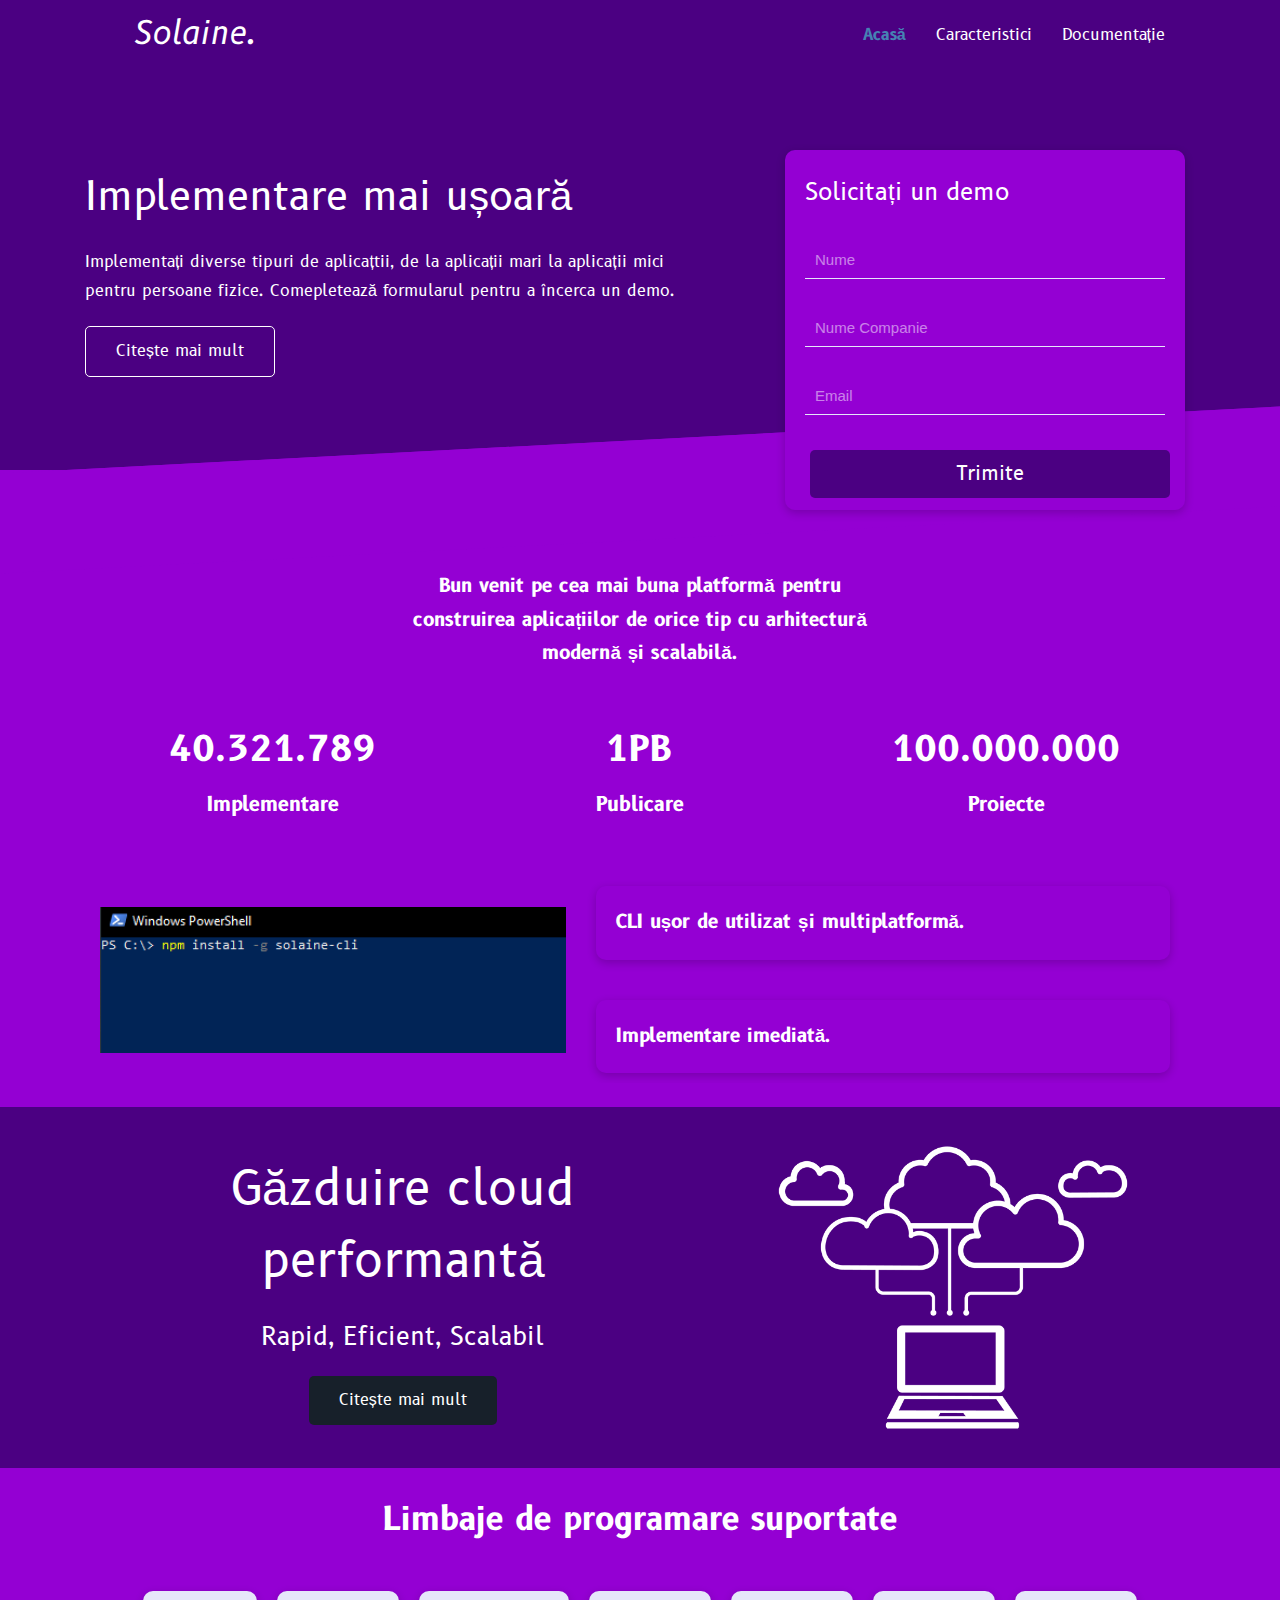
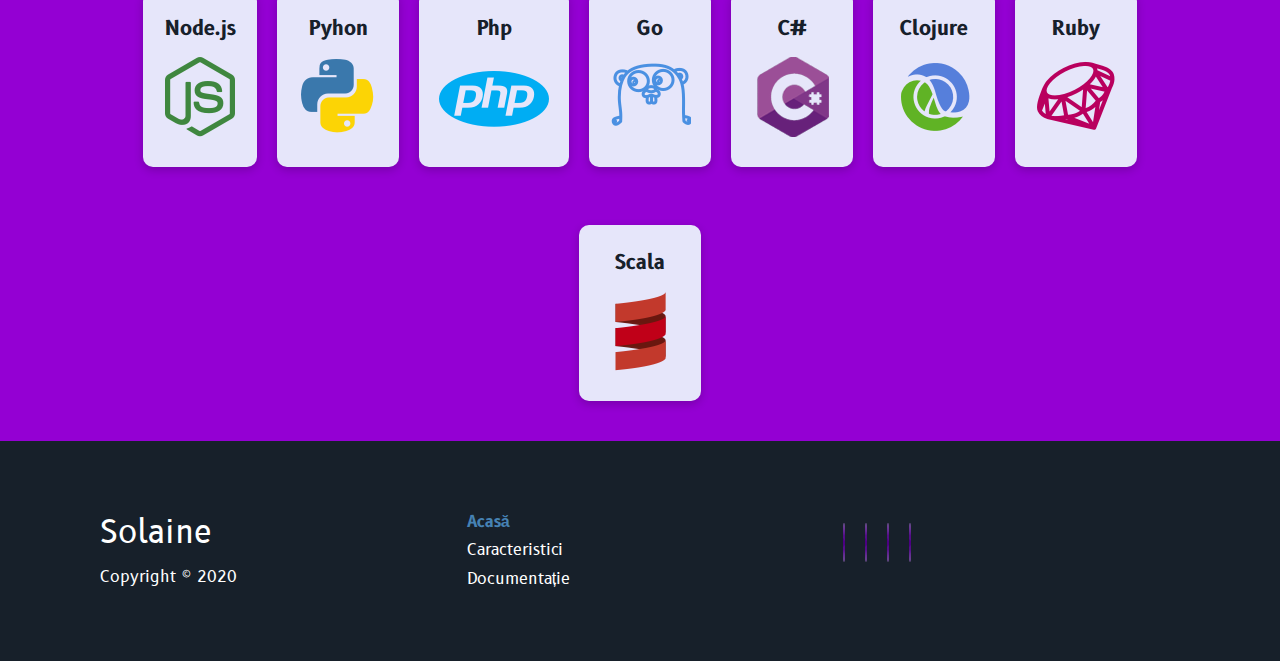
<file: index.html>
<!DOCTYPE html>
<html lang="en">
  <head>
    <meta charset="UTF-8" />
    <meta name="viewport" content="width=device-width, initial-scale=1.0" />
    <link
      rel="shortcut icon"
      type="image/x-icon"
      href="images/favi/favicon.ico"
    />
    <link rel="stylesheet" href="css/style.css" />
    <link
      rel="stylesheet"
      href="https://cdnjs.cloudflare.com/ajax/libs/font-awesome/5.15.1/css/all.min.css"
      integrity="sha512-+4zCK9k+qNFUR5X+cKL9EIR+ZOhtIloNl9GIKS57V1MyNsYpYcUrUeQc9vNfzsWfV28IaLL3i96P9sdNyeRssA=="
      crossorigin="anonymous"
    />
    <title>Solaine | Servicii Găzduire Cloud</title>
  </head>
  <body>
    <!--Bara de navigare-->
    <div class="navbar">
      <div class="container flex">
        <h1 class="logo">
          <i class="fab fa-staylinked">&nbsp;&nbsp;&nbsp;Solaine.</i>
        </h1>
        <nav>
          <ul>
            <li><a href="index.html" id="active">Acasă</a></li>
            <li><a href="features.html">Caracteristici</a></li>
            <li><a href="doc.html">Documentație</a></li>
          </ul>
        </nav>
      </div>
    </div>
    <!--Prezentare-->
    <section class="showcase">
      <div class="container grid">
        <div class="showcase-text">
          <h1>Implementare mai ușoară</h1>
          <p>
            Implementați diverse tipuri de aplicațtii, de la aplicații mari la
            aplicații mici pentru persoane fizice. Comepletează formularul
            pentru a încerca un demo.
          </p>
          <a href="features.html" class="btn btn-outline">Citește mai mult</a>
        </div>
        <div class="showcase-form card">
          <h2>Solicitați un demo</h2>
          <form>
            <div class="form-control">
              <input type="text" name="name" placeholder="Nume" required />
            </div>
            <div class="form-control">
              <input
                type="text"
                name="company"
                placeholder="Nume Companie"
                required
              />
            </div>
            <div class="form-control">
              <input type="email" name="email" placeholder="Email" required />
            </div>
            <input type="submit" value="Trimite" class="btn btn-primary" />
          </form>
        </div>
      </div>
    </section>
    <!--Statistici-->
    <section class="stats">
      <div class="container">
        <h3 class="stats-heading text-center my-1">
          Bun venit pe cea mai buna platformă pentru construirea aplicațiilor de
          orice tip cu arhitectură modernă și scalabilă.
        </h3>
        <div class="grid grid-3 text-center my-4">
          <div>
            <i class="fas fa-server fa-3x"></i>
            <h3>40.321.789</h3>
            <p class="text-secondary">Implementare</p>
          </div>
          <div>
            <i class="fas fa-cloud-upload-alt fa-3x"></i>
            <h3>1PB</h3>
            <p class="text-secondary">Publicare</p>
          </div>
          <div>
            <i class="fas fa-project-diagram fa-3x"></i>
            <h3>100.000.000</h3>
            <p class="text-secondary">Proiecte</p>
          </div>
        </div>
      </div>
    </section>
    <!---Cli-->
    <section class="cli">
      <div class="container grid">
        <img src="images/cli.PNG" alt="cli" />
        <div class="card">
          <h3>CLI ușor de utilizat și multiplatformă.</h3>
        </div>
        <div class="card">
          <h3>Implementare imediată.</h3>
        </div>
      </div>
    </section>
    <!---Cloud-->
    <section class="cloud ig-primary my-2 py-2">
      <div class="container grid">
        <div class="text-center">
          <h2 class="lg">Găzduire cloud performantă</h2>
          <p class="lead my-1">Rapid, Eficient, Scalabil</p>
          <a href="features.html" class="btn btn-dark">Citește mai mult</a>
        </div>
        <img src="images/cloud.png" alt="cloud" />
      </div>
    </section>

    <!--Limbaje de programare-->
    <section class="languages">
      <h3 class="md text-center my-2">Limbaje de programare suportate</h3>
      <div class="container flex">
        <div class="card light bl-text text-center">
          <h4>Node.js</h4>
          <img src="images/logos/node.png" alt="node.js" />
        </div>
        <div class="card light bl-text text-center">
          <h4>Pyhon</h4>
          <img src="images/logos/python.png" alt="python" />
        </div>
        <div class="card light bl-text text-center">
          <h4>Php</h4>
          <img src="images/logos/php.png" alt="php" />
        </div>
        <div class="card light bl-text text-center">
          <h4>Go</h4>
          <img src="images/logos/go.png" alt="go" />
        </div>
        <div class="card light bl-text text-center">
          <h4>C#</h4>
          <img src="images/logos/csharp.png" alt="csharp" />
        </div>
        <div class="card light bl-text text-center">
          <h4>Clojure</h4>
          <img src="images/logos/clojure.png" alt="clojure" />
        </div>
        <div class="card light bl-text text-center">
          <h4>Ruby</h4>
          <img src="images/logos/ruby.png" alt="ruby" />
        </div>
        <div class="card light bl-text text-center">
          <h4>Scala</h4>
          <img src="images/logos/scala.png" alt="scala" />
        </div>
      </div>
    </section>
    <!--Footer-->
    <footer class="footer bg-dark py-5">
      <div class="container grid grid-3">
        <div>
          <h1>Solaine</h1>
          <p>Copyright &copy; 2020</p>
        </div>
        <nav>
          <ul>
            <li><a href="index.html" id="active">Acasă</a></li>
            <li><a href="features.html">Caracteristici</a></li>
            <li><a href="doc.html">Documentație</a></li>
          </ul>
        </nav>
        <div class="social">
          <a href="https://twitter.com" title="twitter"
            ><i class="fab fa-twitter fa-2x"></i
          ></a>
          <a href="https://www.youtube.com/" title="youtube"
            ><i class="fab fa-youtube fa-2x"></i
          ></a>
          <a href="https://www.facebook.com/" title="facebook"
            ><i class="fab fa-facebook fa-2x"></i
          ></a>
          <a href="https://github.com/" title="github"
            ><i class="fab fa-github-alt fa-2x"></i
          ></a>
        </div>
      </div>
    </footer>
  </body>
</html>
</file>
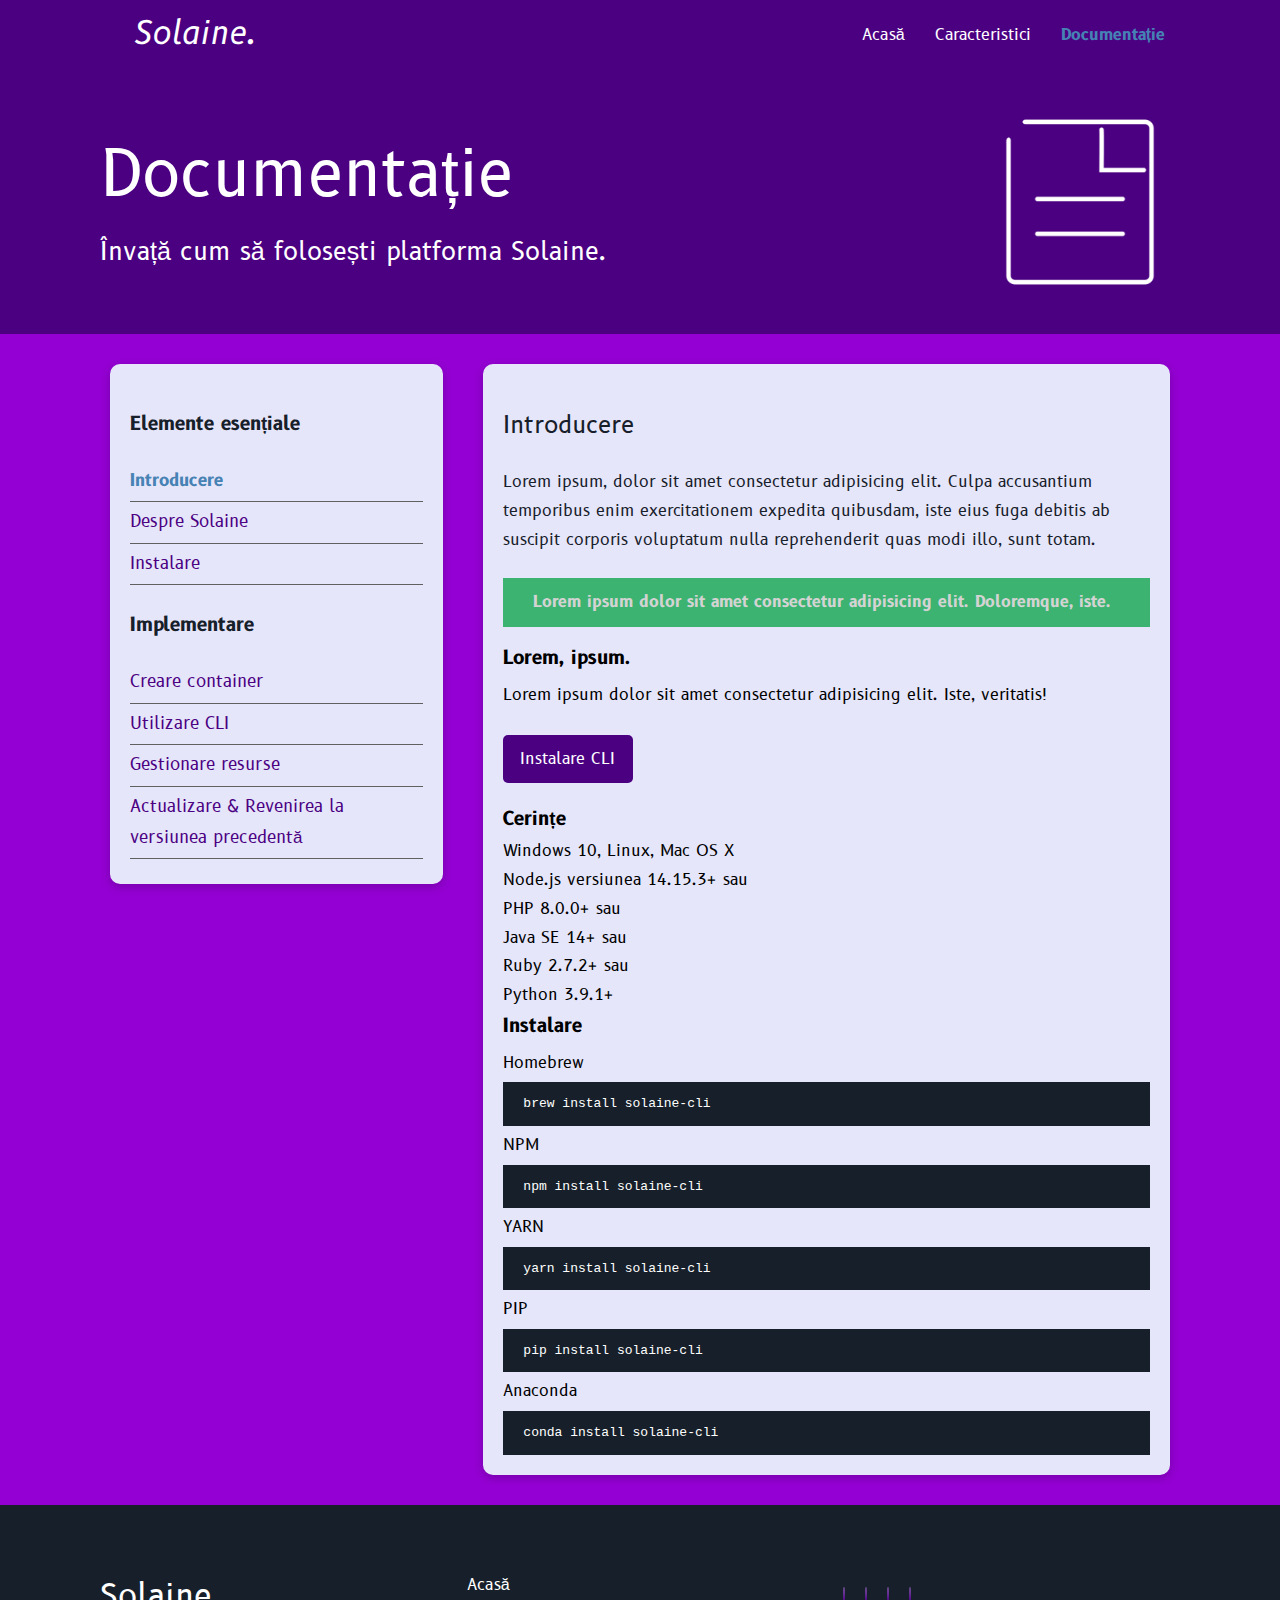
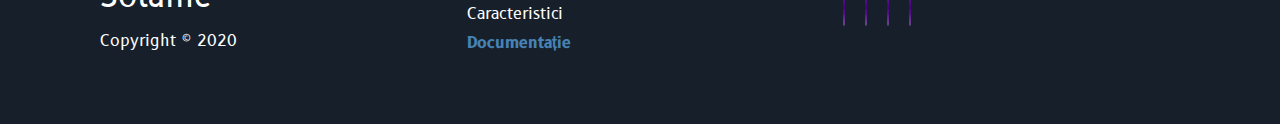
<file: doc.html>
<!DOCTYPE html>
<html lang="en">
  <head>
    <meta charset="UTF-8" />
    <meta name="viewport" content="width=device-width, initial-scale=1.0" />
    <link
      rel="shortcut icon"
      type="image/x-icon"
      href="images/favi/favicon.ico"
    />
    <link rel="stylesheet" href="css/style.css" />
    <link
      rel="stylesheet"
      href="https://cdnjs.cloudflare.com/ajax/libs/font-awesome/5.15.1/css/all.min.css"
      integrity="sha512-+4zCK9k+qNFUR5X+cKL9EIR+ZOhtIloNl9GIKS57V1MyNsYpYcUrUeQc9vNfzsWfV28IaLL3i96P9sdNyeRssA=="
      crossorigin="anonymous"
    />
    <title>Solaine | Servicii Găzduire Cloud</title>
  </head>
  <body>
    <!--Bara de navigare-->
    <div class="navbar">
      <div class="container flex">
        <h1 class="logo">
          <i class="fab fa-staylinked">&nbsp;&nbsp;&nbsp;Solaine.</i>
        </h1>
        <nav>
          <ul>
            <li><a href="index.html">Acasă</a></li>
            <li><a href="features.html">Caracteristici</a></li>
            <li><a href="doc.html" id="active">Documentație</a></li>
          </ul>
        </nav>
      </div>
    </div>
    <!-- Prezentare -->
    <section class="docs-head ig-primary py-3">
      <div class="container grid">
        <div>
          <h1 class="xl white-text">Documentație</h1>
          <p class="lead white-text">
            Învață cum să folosești platforma Solaine.
          </p>
        </div>
        <img src="images/docs.png" alt="server image" />
      </div>
    </section>

    <!-- Documentatie Principal-->
    <section class="docs-main my-4">
      <div class="container grid">
        <div class="card light p-3">
          <h3 class="my-2 bl-text">Elemente esențiale</h3>
          <nav>
            <ul>
              <li><a href="#" id="active">Introducere</a></li>
              <li><a href="#">Despre Solaine</a></li>
              <li><a href="#">Instalare</a></li>
            </ul>
          </nav>
          <h3 class="my-2 bl-text">Implementare</h3>
          <nav class="">
            <ul>
              <li><a href="#">Creare container</a></li>
              <li><a href="#">Utilizare CLI</a></li>
              <li><a href="#">Gestionare resurse</a></li>
              <li>
                <a href="#">Actualizare & Revenirea la versiunea precedentă</a>
              </li>
            </ul>
          </nav>
        </div>
        <div class="card light p-3">
          <h2 class="my-2 bl-text">Introducere</h2>
          <p class="my-2 bl-text">
            Lorem ipsum, dolor sit amet consectetur adipisicing elit. Culpa
            accusantium temporibus enim exercitationem expedita quibusdam, iste
            eius fuga debitis ab suscipit corporis voluptatum nulla
            reprehenderit quas modi illo, sunt totam.
          </p>
          <div class="alert alert-success">
            <i class="fas fa-info"></i>Lorem ipsum dolor sit amet consectetur
            adipisicing elit. Doloremque, iste.
          </div>
          <h3 class="black-text">Lorem, ipsum.</h3>
          <p class="black-text">
            Lorem ipsum dolor sit amet consectetur adipisicing elit. Iste,
            veritatis!
          </p>
          <a href="#" class="btn btn-dark btnl">Instalare CLI</a>
          <h3 class="black-text">Cerințe</h3>
          <ul class="black-text">
            <li>Windows 10, Linux, Mac OS X</li>
            <li>Node.js versiunea 14.15.3+ sau</li>
            <li>PHP 8.0.0+ sau</li>
            <li>Java SE 14+ sau</li>
            <li>Ruby 2.7.2+ sau</li>
            <li>Python 3.9.1+</li>
          </ul>
          <h3 class="black-text">Instalare</h3>
          <p class="black-text">Homebrew</p>
          <pre><code>brew install solaine-cli</code></pre>
          <p class="black-text">NPM</p>
          <pre><code>npm install solaine-cli</code></pre>
          <p class="black-text">YARN</p>
          <pre><code>yarn install solaine-cli</code></pre>
          <p class="black-text">PIP</p>
          <pre><code>pip install solaine-cli</code></pre>
          <p class="black-text">Anaconda</p>
          <pre><code>conda install solaine-cli</code></pre>
        </div>
      </div>
    </section>
    <!--Footer-->
    <footer class="footer bg-dark py-5">
      <div class="container grid grid-3">
        <div>
          <h1>Solaine</h1>
          <p>Copyright &copy; 2020</p>
        </div>
        <nav>
          <ul>
            <li><a href="index.html">Acasă</a></li>
            <li><a href="features.html">Caracteristici</a></li>
            <li><a href="doc.html" id="active">Documentație</a></li>
          </ul>
        </nav>
        <div class="social">
          <a href="https://twitter.com" title="twitter"
            ><i class="fab fa-twitter fa-2x"></i
          ></a>
          <a href="https://www.youtube.com/" title="youtube"
            ><i class="fab fa-youtube fa-2x"></i
          ></a>
          <a href="https://www.facebook.com/" title="facebook"
            ><i class="fab fa-facebook fa-2x"></i
          ></a>
          <a href="https://github.com/" title="github"
            ><i class="fab fa-github-alt fa-2x"></i
          ></a>
        </div>
      </div>
    </footer>
  </body>
</html>
</file>
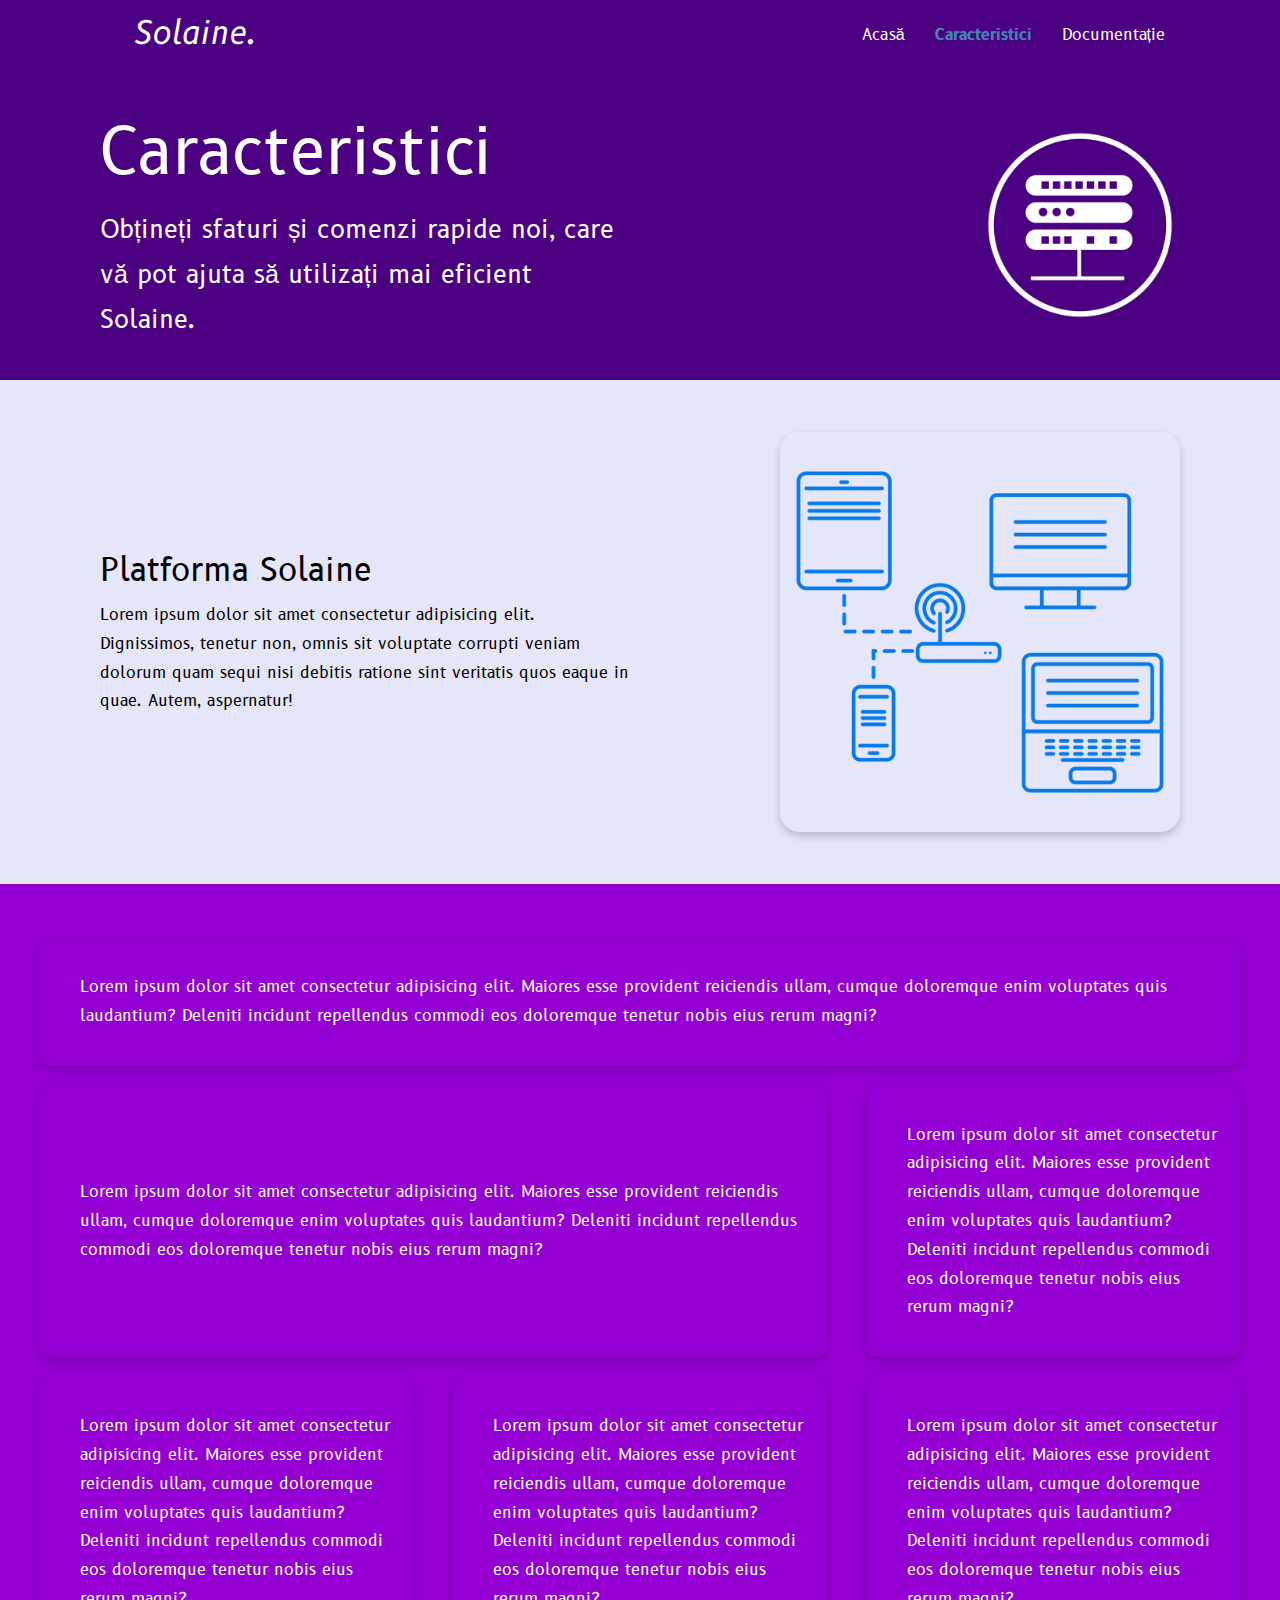
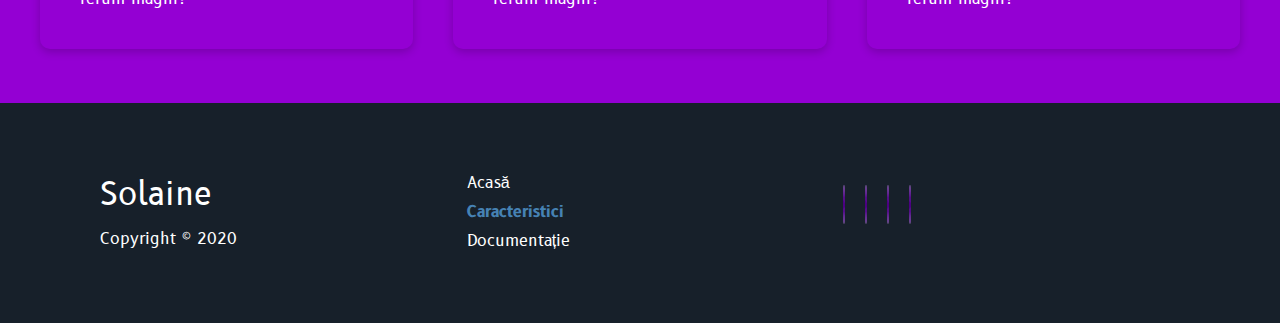
<file: features.html>
<!DOCTYPE html>
<html lang="en">
  <head>
    <meta charset="UTF-8" />
    <meta name="viewport" content="width=device-width, initial-scale=1.0" />
    <link
      rel="shortcut icon"
      type="image/x-icon"
      href="images/favi/favicon.ico"
    />
    <link rel="stylesheet" href="css/style.css" />
    <link
      rel="stylesheet"
      href="https://cdnjs.cloudflare.com/ajax/libs/font-awesome/5.15.1/css/all.min.css"
      integrity="sha512-+4zCK9k+qNFUR5X+cKL9EIR+ZOhtIloNl9GIKS57V1MyNsYpYcUrUeQc9vNfzsWfV28IaLL3i96P9sdNyeRssA=="
      crossorigin="anonymous"
    />
    <title>Solaine | Servicii Găzduire Cloud</title>
  </head>
  <body>
    <!--Bara de navigare-->
    <div class="navbar">
      <div class="container flex">
        <h1 class="logo">
          <i class="fab fa-staylinked">&nbsp;&nbsp;&nbsp;Solaine.</i>
        </h1>
        <nav>
          <ul>
            <li><a href="index.html">Acasă</a></li>
            <li><a href="features.html" id="active">Caracteristici</a></li>
            <li><a href="doc.html">Documentație</a></li>
          </ul>
        </nav>
      </div>
    </div>
    <!-- Prezentare -->
    <section class="features-head ig-primary py-3">
      <div class="container grid">
        <div>
          <h1 class="xl white-text">Caracteristici</h1>
          <p class="lead white-text">
            Obțineți sfaturi și comenzi rapide noi, care vă pot ajuta să
            utilizați mai eficient Solaine.
          </p>
        </div>
        <img src="images/server.png" alt="server image" />
      </div>
    </section>
    <!-- Prezentare 1-->
    <section class="features-sub-head light py-3">
      <div class="container grid">
        <div>
            <h1 class="md black-text">Platforma Solaine</h1>
            <p class="black-text">
              Lorem ipsum dolor sit amet consectetur adipisicing elit. Dignissimos, tenetur non, omnis sit voluptate corrupti veniam dolorum quam sequi nisi debitis ratione sint veritatis quos eaque in quae. Autem, aspernatur!
            </p>
          </div>
          <img src="images/server2.png" alt="server image" />
        </div>
      </div>
    </section>
    <!-- Principal -->
    <section class="features-main my-2">
        <div class="container grid grid-3">
            <div class="card flex black-text card1">
                <i class="fas fa-server fa-3x"></i>
                <p class="white-text">Lorem ipsum dolor sit amet consectetur adipisicing elit. Maiores esse provident reiciendis ullam, cumque doloremque enim voluptates quis laudantium? Deleniti incidunt repellendus commodi eos doloremque tenetur nobis eius rerum magni?</p>
            </div>
            <div class="card flex black-text card1">
                <i class="fas fa-network-wired fa-3x"></i>
                <p class="white-text">Lorem ipsum dolor sit amet consectetur adipisicing elit. Maiores esse provident reiciendis ullam, cumque doloremque enim voluptates quis laudantium? Deleniti incidunt repellendus commodi eos doloremque tenetur nobis eius rerum magni?</p>
            </div>
            <div class="card flex black-text card1">
                <i class="fas fa-laptop-code fa-3x"></i>
                <p class="white-text">Lorem ipsum dolor sit amet consectetur adipisicing elit. Maiores esse provident reiciendis ullam, cumque doloremque enim voluptates quis laudantium? Deleniti incidunt repellendus commodi eos doloremque tenetur nobis eius rerum magni?</p>
            </div>
            <div class="card flex black-text card1">
                <i class="fas fa-database fa-3x"></i>
                <p class="white-text">Lorem ipsum dolor sit amet consectetur adipisicing elit. Maiores esse provident reiciendis ullam, cumque doloremque enim voluptates quis laudantium? Deleniti incidunt repellendus commodi eos doloremque tenetur nobis eius rerum magni?</p>
            </div>
            <div class="card flex black-text card1">
                <i class="fas fa-power-off fa-3x"></i>
                <p class="white-text">Lorem ipsum dolor sit amet consectetur adipisicing elit. Maiores esse provident reiciendis ullam, cumque doloremque enim voluptates quis laudantium? Deleniti incidunt repellendus commodi eos doloremque tenetur nobis eius rerum magni?</p>
            </div>
            <div class="card flex black-text card1">
                <i class="fas fa-upload fa-3x"></i>
                <p class="white-text">Lorem ipsum dolor sit amet consectetur adipisicing elit. Maiores esse provident reiciendis ullam, cumque doloremque enim voluptates quis laudantium? Deleniti incidunt repellendus commodi eos doloremque tenetur nobis eius rerum magni?</p>
            </div>
        </div>
    </section>
    <!--Footer-->
    <footer class="footer bg-dark py-5">
      <div class="container grid grid-3">
        <div>
          <h1>Solaine</h1>
          <p>Copyright &copy; 2020</p>
        </div>
        <nav>
          <ul>
            <li><a href="index.html">Acasă</a></li>
            <li><a href="features.html" id="active">Caracteristici</a></li>
            <li><a href="doc.html">Documentație</a></li>
          </ul>
        </nav>
        <div class="social">
          <a href="https://twitter.com" title="twitter"
            ><i class="fab fa-twitter fa-2x"></i
          ></a>
          <a href="https://www.youtube.com/" title="youtube"
            ><i class="fab fa-youtube fa-2x"></i
          ></a>
          <a href="https://www.facebook.com/" title="facebook"
            ><i class="fab fa-facebook fa-2x"></i
          ></a>
          <a href="https://github.com/" title="github"
            ><i class="fab fa-github-alt fa-2x"></i
          ></a>
        </div>
      </div>
    </footer>
  </body>
</html>
</file>
<file: css/style.css>
@import url("https://fonts.googleapis.com/css2?family=B612&display=swap");
:root {
  --primary-color: #4b0082;
  --card-color: #9400d3;
  --dark-color: #17202a;
  --light-color: #e6e6fa;
  --success-color: #3cb371;
  --error-color: #dc143c;
}

* {
  box-sizing: border-box;
  padding: 0;
  margin: 0;
}

body {
  font-family: "B612", sans-serif;
  color: #4682b4;
  line-height: 1.8;
  background: var(--card-color);
}

ul {
  list-style-type: none;
}

a {
  text-decoration: none;
  color: #4682b4;
}

#active {
  color: #4682b4;
  font-weight: 800;
}

h1,
h2 {
  font-weight: 450;
  line-height: 1.5;
  margin: 5px 0;
}

p {
  margin: 5px 0;
}

img {
  width: 100%;
}
/* Bara de navigare */
.navbar {
  background-color: var(--primary-color);
  color: #ffffff;
  height: 70px;
}

.navbar .flex {
  justify-content: space-between;
}

.navbar ul {
  display: flex;
}

.navbar a {
  color: #ffffff;
  padding: 10px;
  margin: 0 5px;
}

.navbar a:hover {
  border-bottom: 2px solid #e6e6fa;
}

/* Showcase: Section */
.showcase {
  height: 400px;
  background-color: var(--primary-color);
  color: #ffffff;
  position: relative;
}

.showcase h1 {
  font-size: 40px;
}

.showcase p {
  margin: 20px 0;
}

.showcase .grid {
  grid-template-columns: 55% 45%;
  gap: 30px;
  overflow: visible;
}

.showcase-text {
  animation: slideInFromLeft 1s ease-in;
}

.showcase-form {
  position: relative;
  top: 60px;
  height: 360px;
  width: 400px;
  padding: 40px;
  z-index: 100;
  justify-self: flex-end;
  animation: slideInFromRight 1s ease-in;
}

.showcase-form .form-control {
  margin: 30px 0;
}

::placeholder {
  /* Chrome, Firefox, Opera, Safari 10.1+ */
  color: #ffffff;
  opacity: 0.5; /* Firefox */
}

.showcase-form input[type="text"],
.showcase-form input[type="email"] {
  border: 0;
  border-bottom: 1px solid #e6e6fa;
  background-color: var(--card-color);
  width: 100%;
  padding: 10px;
  font-size: 15px;
}
.showcase-form input:focus {
  outline: none;
}

.showcase::before,
.showcase::after {
  content: "";
  height: 100px;
  bottom: -70px;
  left: 0;
  right: 0;
  background-color: var(--card-color);
  position: absolute;
  transform: skewY(-3deg);
  -webkit-transform: skewY(-3deg);
  -moz-transform: skewY(-3deg);
  -ms-transform: skewY(-3deg);
}

.text-center {
  text-align: center;
}

/* Margin */
.my-1 {
  margin: 1rem 0;
}

.my-2 {
  margin: 1.5rem 0;
}

.my-3 {
  margin: 2rem 0;
}

.my-4 {
  margin: 3rem 0;
}

.my-5 {
  margin: 4rem 0;
}

.m-1 {
  margin: 1rem 0;
}

.m-2 {
  margin: 1.5rem 0;
}

.m-3 {
  margin: 2rem 0;
}

.m-4 {
  margin: 3rem 0;
}

.m-5 {
  margin: 4rem 0;
}

/* Padding */
.py-1 {
  padding: 1rem 0;
}

.py-2 {
  padding: 1.5rem 0;
}

.py-3 {
  padding: 2rem 0;
}

.py-4 {
  padding: 3rem 0;
}

.py-5 {
  padding: 4rem 0;
}

.p-1 {
  padding: 1rem 0;
}

.p-2 {
  padding: 1.5rem 0;
}

.p-3 {
  padding: 2rem 0;
}

.p-4 {
  padding: 3rem 0;
}

.p-5 {
  padding: 4rem 0;
}

/* Utilitare */
.container {
  max-width: 1600px;
  margin: 0px auto;
  overflow: auto;
  padding: 0 100px;
}

.flex {
  height: 100%;
  display: flex;
  justify-content: center;
  align-items: center;
}

.grid {
  display: grid;
  grid-template-columns: repeat(2, 1fr);
  gap: 20px;
  justify-content: center;
  align-items: center;
  height: 100%;
}

.grid-3 {
  grid-template-columns: repeat(3, 1fr);
}

.card {
  background-color: var(--card-color);
  border-radius: 10px;
  box-shadow: 0 3px 10px rgba(0, 0, 0, 0.2);
  padding: 20px;
  margin: 10px;
}

.btn {
  display: inline-block;
  padding: 10px 30px;
  cursor: pointer;
  font-family: inherit;
  background: #4b0082;
  color: #ffffff;
  border: none;
  border-radius: 5px;
}

.btn-outline {
  background-color: transparent;
  border: 1px #ffffff solid;
  color: #ffffff;
}

.btn:hover {
  transform: scale(0.98);
}

.btn-primary {
  width: 100%;
  padding: 10px 0;
  margin: 5px;
  font-size: 20px;
}

/* Statistici: Section */

.stats {
  background-color: var(--card-color);
  padding-top: 100px;
  color: #ffffff;
  animation: slideInFromBottom 1s ease-in;
}

.stats-heading {
  margin: auto;
  max-width: 500px;
}

.stats .grid h3 {
  font-size: 35px;
}

.stats .grid p {
  font-size: 20px;
  font-weight: bold;
}

/* CLI */

.cli {
  background-color: var(--card-color);
}

.cli .grid {
  grid-template-columns: 1.5fr 1.5fr 4fr;
  grid-template-rows: repeat(2, 1fr);
  color: #ffffff;
}

.cli .grid > *:first-child {
  grid-column: 1 / span 2;
  grid-row: 1 / span 2;
}

/* Cloud Section */
.cloud {
  color: #ffffff;
}

.ig-primary {
  background: var(--primary-color);
}

.cloud .grid {
  grid-template-columns: 4fr 3fr;
}

/* font sizes */
.xl {
  font-size: 4rem;
}

.lg {
  font-size: 3rem;
}

.md {
  font-size: 2rem;
}

.sm {
  font-size: 1rem;
}
/* paragraph size */
.lead {
  font-size: 25px;
}

/* btn dark: cloud section */
.btn-dark {
  background: var(--dark-color);
}

/* Languages section */
.languages {
  color: #ffffff;
}

.languages .flex {
  flex-wrap: wrap;
}

.languages .card {
  margin: 18px 10px 40px;
  transition: transform 0.2s ease-in;
}

.languages .card h4 {
  font-size: 20px;
  margin-bottom: 10px;
}

.light {
  background: var(--light-color);
}

.bl-text {
  color: var(--dark-color);
}

.languages .card:hover {
  transform: translateY(-15px);
}

/*features page*/

.black-text {
  color: #000000;
}

.features-head img,
.docs-head img {
  width: 200px;
  justify-self: flex-end;
}

.features-sub-head img {
  width: 400px;
  margin: 20px 0;
  justify-self: flex-end;
  border-radius: 20px;
  background-color: var(--light-color);
  box-shadow: 0 4px 8px 0 rgba(0, 0, 0, 0.2);
}

.features-sub-head img:hover {
  box-shadow: 0 8px 16px 0 rgba(0, 0, 0, 0.2);
}

.card1 {
  transition: transform 0.3s ease-out;
}

.card1:hover {
  transform: scale(0.98);
}

.features-main .card > i {
  margin-right: 20px;
}

.features-main .grid {
  padding: 30px;
}

.features-main .grid > *:first-child {
  grid-column: 1 / span 3;
}

.features-main .grid > *:nth-child(2) {
  grid-column: 1 / span 2;
}

/* Docs */
.white-text {
  color: #ffffff !important;
}

.docs-main a {
  color: var(--primary-color);
}

.docs-main a:hover {
  font-weight: bold;
}

.docs-main .btnl {
  color: #ffffff !important;
  font-weight: lighter !important;
  background-color: var(--primary-color);
  padding: 10px 0;
  margin: 20px 0;
  width: 20%;
  text-align: center;
}

.docs-main {
  margin: 20px 0;
}

.docs-main .grid {
  grid-template-columns: 1fr 2fr;
  align-items: flex-start;
}

.docs-main nav li {
  font-size: 17px;
  padding-bottom: 5px;
  margin-bottom: 5px;
  border-bottom: 1px #606060 solid;
}
/* Alert */
.alert {
  background-color: #e0e0e0;
  padding: 10px 20px;
  margin: 15px 0;
  font-weight: bold;
}

.alert i {
  margin-right: 10px;
}

.alert-success {
  background-color: var(--success-color);
  color: #d3d3d3;
}

.alert-error {
  background-color: var(--error-color);
  color: #d3d3d3;
}
/* code, pre */
code,
pre {
  background-color: var(--dark-color);
  color: #ffffff;
  padding: 10px;
}

/* span card in card section*/
/* footer */
.footer {
  color: #ffffff;
}

.footer a {
  color: #ffffff;
}

.footer .social a {
  margin: 0 10px;
}

.footer .social a i {
  width: 60px;
  height: 60px;
  color: var(--dark-color);
  padding-top: 15px;
  background: var(--light-color);
  text-align: center;
  border: 1px solid var(--primary-color);
  border-radius: 50%;
  transition: transform 0.3s ease-out;
}

.footer .social a i:hover {
  transform: scale(1.3);
  background-color: var(--primary-color);
  color: var(--light-color);
}

.bg-dark {
  background-color: var(--dark-color);
}

/* Animations */
@keyframes slideInFromLeft {
  0% {
    transform: translateX(-100%);
  }

  100% {
    transform: translateX(0);
  }
}

@keyframes slideInFromRight {
  0% {
    transform: translateX(100%);
  }

  100% {
    transform: translateX(0);
  }
}

@keyframes slideInFromTop {
  0% {
    transform: translateY(-100%);
  }

  100% {
    transform: translateX(0);
  }
}

@keyframes slideInFromBottom {
  0% {
    transform: translateY(100%);
  }

  100% {
    transform: translateX(0);
  }
}

/* Media queries for Home page */

/*
1. Tablets and under
*/
@media (max-width: 1200px) {
  .grid,
  .showcase .grid,
  .stats .grid,
  .cli .grid,
  .cloud .grid {
    grid-template-columns: 1fr;
    grid-template-rows: 1fr;
  }
  .showcase {
    height: auto;
  }

  .showcase-text {
    text-align: center;
    margin-top: 40px;
    margin: auto;
  }

  .showcase-form {
    justify-self: center;
  }

  .cli .grid > *:first-child {
    grid-column: 1;
    grid-row: 1;
  }

  .features-head,
  .features-sub-head,
  .docs-head {
    text-align: center;
  }

  .features-head img,
  .features-sub-head img,
  .docs-head img {
    justify-self: center;
  }

  .features-main .grid > *:first-child,
  .features-main .grid > *:nth-child(2) {
    grid-column: 1;
  }

  .docs-main .grid {
    grid-template-columns: 2fr;
  }

  .docs-main .btnl {
    width: 40%;
    padding: 10px;
    margin: 0 1px;
    margin: 10px 0;
  }
}

/*
2. Mobile
*/
@media (max-width: 600px) {
  .navbar {
    height: 110px;
  }

  .navbar .flex {
    flex-direction: column;
  }

  .navbar ul {
    padding: 10px;
    margin-top: 10px;
    background-color: rgba(0, 0, 0, 0.1);
    border-radius: 10px;
  }

  .docs-main .grid {
    grid-template-columns: 1fr;
  }

  .docs-main .btnl {
    width: 100%;
    margin: 10px 0;
  }
}
</file>
